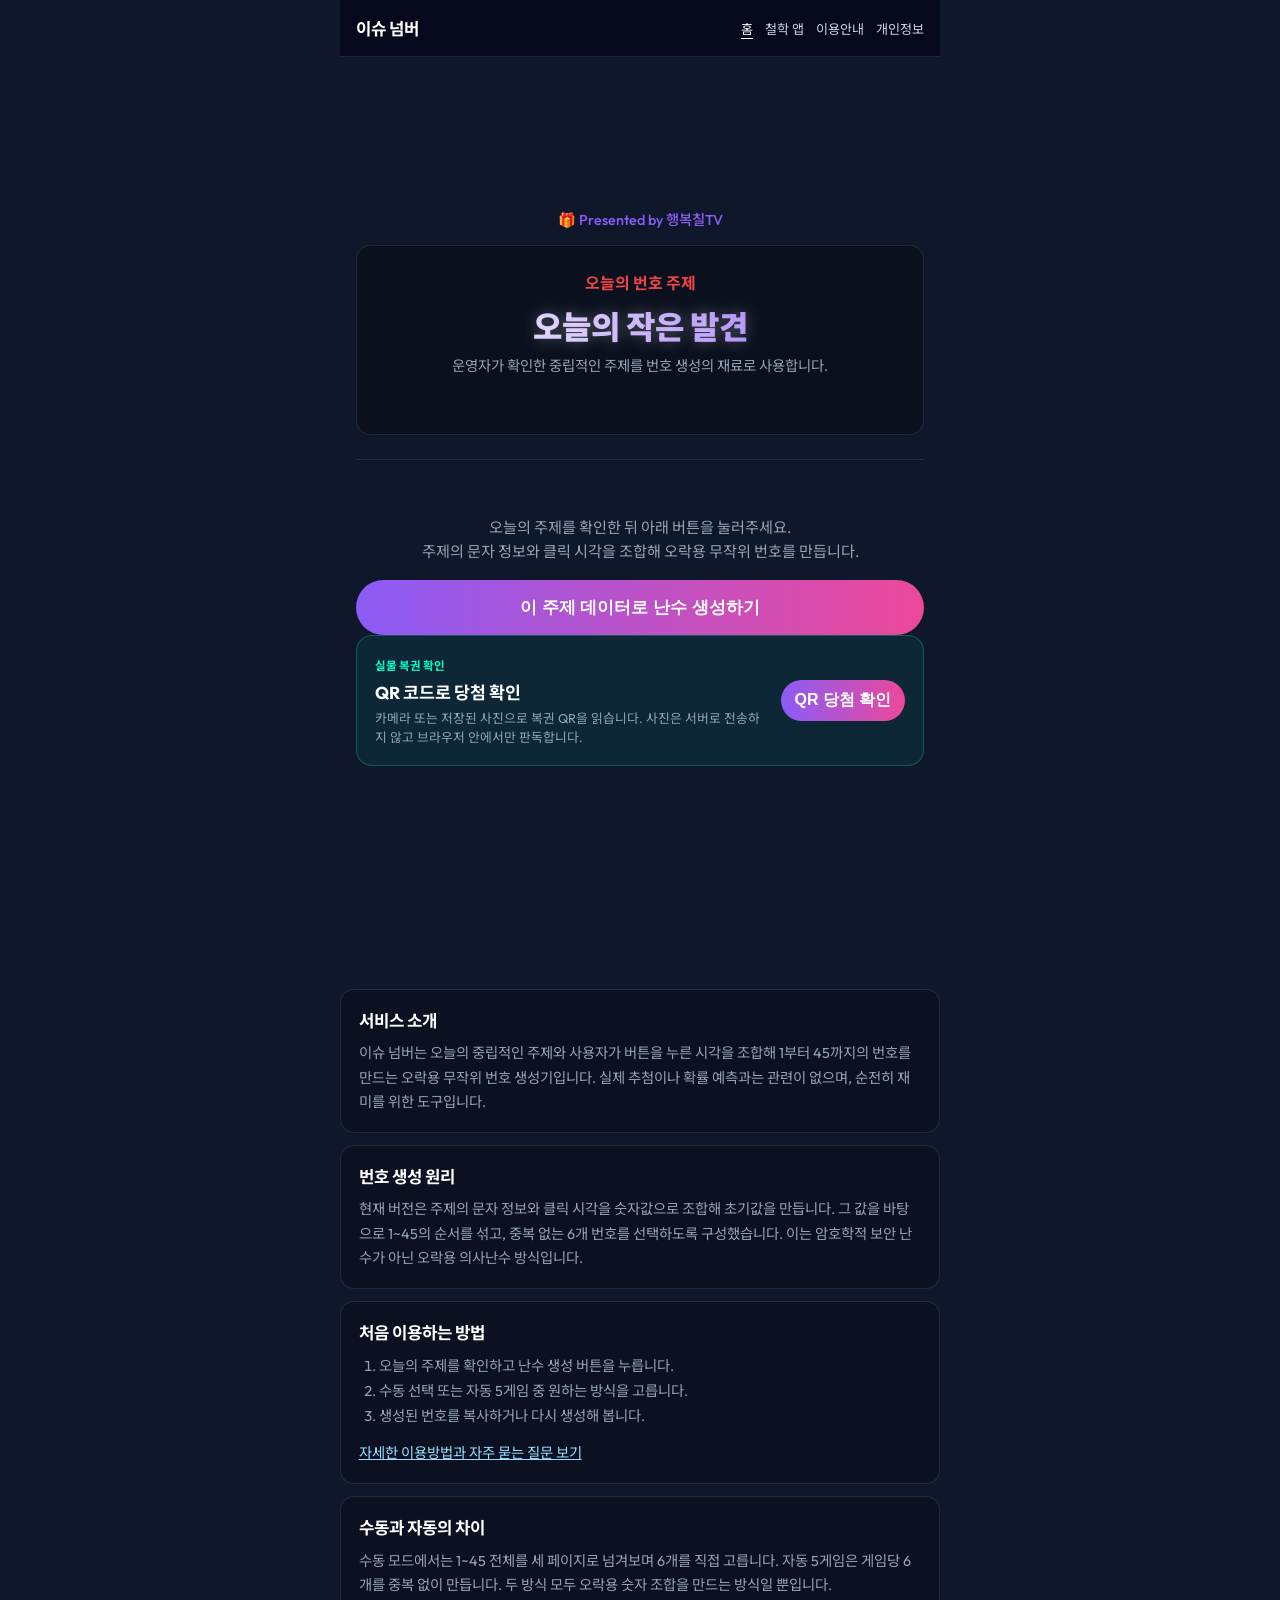
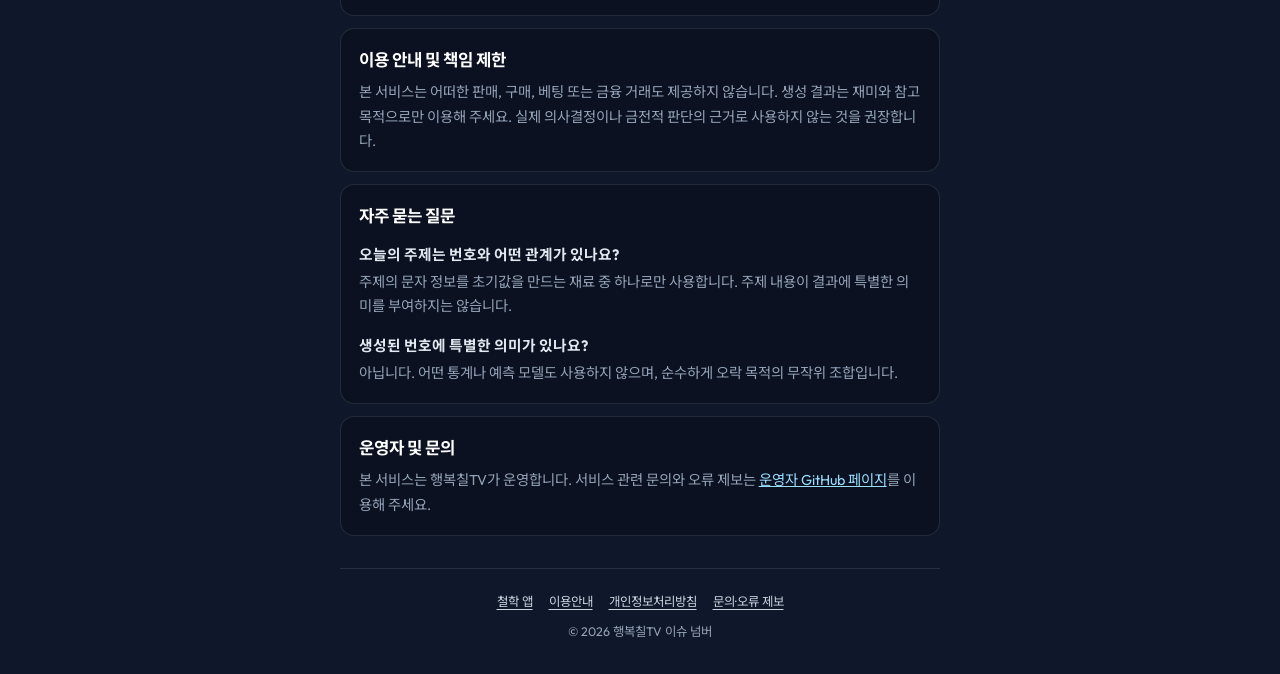
<file: index.html>
<!DOCTYPE html>
<html lang="ko">
<head>
    <meta charset="UTF-8">
    <meta name="viewport" content="width=device-width, initial-scale=1.0">
    <title>이슈 넘버 - 오늘의 주제와 시간으로 만드는 오락용 번호 생성기</title>
    <meta name="description" content="오늘의 주제와 버튼을 누른 시간을 조합해 1~45 범위의 무작위 번호를 만드는 오락용 숫자 생성기입니다.">
    <link rel="canonical" href="https://vokim2503.github.io/">
    <meta name="robots" content="index, follow">
    <meta name="google-adsense-account" content="ca-pub-5598414628909120">
    <link rel="stylesheet" href="style.css?v=38">
    <link href="https://fonts.googleapis.com/css2?family=Outfit:wght@300;500;700&amp;family=Noto+Sans+KR:wght@300;500;700&amp;display=swap" rel="stylesheet">

    <meta property="og:title" content="이슈 넘버 - 오락용 무작위 번호 생성기">
    <meta property="og:description" content="오늘의 주제와 클릭 시각을 조합한 무작위 번호를 만들어보세요. 재미로 즐기는 숫자 생성 도구입니다.">
    <meta property="og:image" content="https://vokim2503.github.io/icon-512.png">
    <meta property="og:url" content="https://vokim2503.github.io/">
    <meta property="og:type" content="website">

    <link rel="manifest" href="manifest.json">
    <meta name="theme-color" content="#1a1a20">
    <link rel="apple-touch-icon" href="icon-192.png">

    <!-- 익명 방문 통계 -->
    <script async src="https://www.googletagmanager.com/gtag/js?id=G-P1E5ZKLTHN"></script>
    <script>
      window.dataLayer = window.dataLayer || [];
      function gtag(){dataLayer.push(arguments);}
      gtag('js', new Date());
      gtag('config', 'G-P1E5ZKLTHN');
    </script>

    <!-- AdSense 사이트 연결 코드: 승인 전에는 빈 광고 자리를 표시하지 않음 -->
    <script async src="https://pagead2.googlesyndication.com/pagead/js/adsbygoogle.js?client=ca-pub-5598414628909120" crossorigin="anonymous"></script>
</head>
<body class="theme-default">
    <div id="app">
        <header class="site-header">
            <a class="site-brand" href="./" aria-label="이슈 넘버 홈으로">이슈 넘버</a>
            <nav class="site-nav" aria-label="주요 메뉴">
                <a href="./" aria-current="page">홈</a>
                <a href="philosophy-V1/">철학 앱</a>
                <a href="guide.html">이용안내</a>
                <a href="privacy.html">개인정보</a>
            </nav>
        </header>

        <main>
            <section id="stage-0" class="stage active">
                <div class="presented-by">🎁 Presented by 행복칠TV</div>

                <div class="trend-container">
                    <p class="trend-label">오늘의 번호 주제</p>
                    <h1 class="title trend-keyword" id="live-trend-keyword">오늘의 작은 발견</h1>
                    <p class="subtitle trend-desc">운영자가 확인한 중립적인 주제를 번호 생성의 재료로 사용합니다.</p>
                </div>

                <hr class="divider">

                <div class="action-container" id="calc-action-container">
                    <p>
                        오늘의 주제를 확인한 뒤 아래 버튼을 눌러주세요.<br>
                        주제의 문자 정보와 클릭 시각을 조합해 오락용 무작위 번호를 만듭니다.
                    </p>
                    <button id="btn-start-calc" class="btn primary" type="button">이 주제 데이터로 난수 생성하기</button>
                </div>

                <div id="integrated-terminal" class="integrated-terminal" style="display:none;">
                    <p class="subtitle terminal-intro">주제의 문자 값과 클릭 시각을 계산해 초기 난수값을 만듭니다.</p>
                    <div class="terminal-container" id="terminal-ui">
                        <div class="term-line">&gt; 주제 데이터 확인 중...</div>
                        <div class="term-line" id="term-news-title" style="display:none;"></div>
                        <div class="term-line" id="term-news-length" style="display:none;"></div>
                        <div class="term-line" id="term-time-sync" style="display:none;">&gt; 클릭 시각 확인 중...</div>
                        <div class="term-line" id="term-click-time" style="display:none;"></div>
                        <div class="term-line" id="term-calc-start" style="display:none;">&gt; 문자 값과 시각 조합 중...</div>
                        <div class="term-line highlight-text" id="term-final-seed" style="display:none;"></div>
                    </div>
                    <div class="action-buttons" id="stage1-action" style="display:none;">
                        <button id="btn-to-catch" class="btn primary" type="button">이 난수로 번호 만들기</button>
                    </div>
                </div>

                <section class="qr-check-card" aria-label="복권 QR 당첨 확인">
                    <div>
                        <span class="latest-badge">실물 복권 확인</span>
                        <h2>QR 코드로 당첨 확인</h2>
                        <p>카메라 또는 저장된 사진으로 복권 QR을 읽습니다. 사진은 서버로 전송하지 않고 브라우저 안에서만 판독합니다.</p>
                    </div>
                    <button id="btn-open-qr" class="btn primary" type="button">QR 당첨 확인</button>
                </section>

            </section>

            <section id="stage-2" class="stage">
                <h1 class="title">번호 선택</h1>
                <p class="subtitle">섞인 1~45 번호에서 원하는 방식을 선택하세요.</p>

                <div class="selection-mode-tabs" role="tablist" aria-label="번호 생성 방식">
                    <button id="btn-mode-manual" class="mode-tab active" type="button" role="tab" aria-selected="true" aria-controls="manual-selection-panel">수동 선택</button>
                    <button id="btn-mode-auto" class="mode-tab" type="button" role="tab" aria-selected="false" aria-controls="auto-selection-panel">자동 5게임</button>
                </div>

                <div id="manual-selection-panel" class="selection-panel active" role="tabpanel" aria-labelledby="btn-mode-manual">
                    <div class="manual-view-toggle">
                        <button id="btn-view-blind" class="view-toggle active" type="button">직관 모드 · 숫자 숨김</button>
                        <button id="btn-view-number" class="view-toggle" type="button">번호 모드 · 숫자 표시</button>
                    </div>
                    <div class="number-page-guide">
                        <button id="btn-page-prev" class="page-nav-btn" type="button" aria-label="이전 번호 페이지">‹</button>
                        <span id="number-page-indicator">1 / 3</span>
                        <button id="btn-page-next" class="page-nav-btn" type="button" aria-label="다음 번호 페이지">›</button>
                    </div>
                    <div id="orb-field" class="blind-view" aria-label="1부터 45까지 번호 선택"></div>
                    <div class="selection-slots" aria-label="선택한 6개 번호">
                        <div class="slot" data-index="0"></div><div class="slot" data-index="1"></div><div class="slot" data-index="2"></div>
                        <div class="slot" data-index="3"></div><div class="slot" data-index="4"></div><div class="slot" data-index="5"></div>
                    </div>
                </div>

                <div id="auto-selection-panel" class="selection-panel" role="tabpanel" aria-labelledby="btn-mode-auto">
                    <p class="auto-description">처음 생성된 초기값을 바탕으로 5게임을 만듭니다.</p>
                    <div id="auto-games"></div>
                    <div class="auto-actions">
                        <button id="btn-auto-regenerate" class="btn secondary" type="button">5게임 다시 생성</button>
                        <button id="btn-auto-copy" class="btn primary" type="button">전체 복사</button>
                    </div>
                </div>
                <p class="lotto-disclaimer">본 서비스는 순수 오락용 무작위 번호 생성기입니다.</p>
            </section>

            <section id="stage-3" class="stage">
                <h1 class="title glow-text-intense">생성된 번호</h1>
                <p class="subtitle" id="result-message">오락용 무작위 번호 생성이 완료됐습니다.</p>
                <div class="result-container" id="result-numbers"></div>
                <div class="action-buttons">
                    <button id="btn-copy" class="btn primary" type="button">번호 복사하기</button>
                    <button id="btn-retry" class="btn secondary" type="button">처음으로</button>
                </div>
                <p class="result-caution">생성 번호는 오락용이며 실제 결정이나 확률 예측에 사용하지 마세요.</p>
            </section>

            <div id="service-info" class="service-info" aria-label="이슈 넘버 서비스 안내">
                <article class="info-card">
                    <h2>서비스 소개</h2>
                    <p>이슈 넘버는 오늘의 중립적인 주제와 사용자가 버튼을 누른 시각을 조합해 1부터 45까지의 번호를 만드는 오락용 무작위 번호 생성기입니다. 실제 추첨이나 확률 예측과는 관련이 없으며, 순전히 재미를 위한 도구입니다.</p>
                </article>
                <article class="info-card">
                    <h2>번호 생성 원리</h2>
                    <p>현재 버전은 주제의 문자 정보와 클릭 시각을 숫자값으로 조합해 초기값을 만듭니다. 그 값을 바탕으로 1~45의 순서를 섞고, 중복 없는 6개 번호를 선택하도록 구성했습니다. 이는 암호학적 보안 난수가 아닌 오락용 의사난수 방식입니다.</p>
                </article>
                <article class="info-card">
                    <h2>처음 이용하는 방법</h2>
                    <ol>
                        <li>오늘의 주제를 확인하고 난수 생성 버튼을 누릅니다.</li>
                        <li>수동 선택 또는 자동 5게임 중 원하는 방식을 고릅니다.</li>
                        <li>생성된 번호를 복사하거나 다시 생성해 봅니다.</li>
                    </ol>
                    <p class="card-link"><a href="guide.html">자세한 이용방법과 자주 묻는 질문 보기</a></p>
                </article>
                <article class="info-card">
                    <h2>수동과 자동의 차이</h2>
                    <p>수동 모드에서는 1~45 전체를 세 페이지로 넘겨보며 6개를 직접 고릅니다. 자동 5게임은 게임당 6개를 중복 없이 만듭니다. 두 방식 모두 오락용 숫자 조합을 만드는 방식일 뿐입니다.</p>
                </article>
                <article class="info-card">
                    <h2>이용 안내 및 책임 제한</h2>
                    <p>본 서비스는 어떠한 판매, 구매, 베팅 또는 금융 거래도 제공하지 않습니다. 생성 결과는 재미와 참고 목적으로만 이용해 주세요. 실제 의사결정이나 금전적 판단의 근거로 사용하지 않는 것을 권장합니다.</p>
                </article>
                <article class="info-card">
                    <h2>자주 묻는 질문</h2>
                    <h3>오늘의 주제는 번호와 어떤 관계가 있나요?</h3>
                    <p>주제의 문자 정보를 초기값을 만드는 재료 중 하나로만 사용합니다. 주제 내용이 결과에 특별한 의미를 부여하지는 않습니다.</p>
                    <h3>생성된 번호에 특별한 의미가 있나요?</h3>
                    <p>아닙니다. 어떤 통계나 예측 모델도 사용하지 않으며, 순수하게 오락 목적의 무작위 조합입니다.</p>
                </article>
                <article class="info-card">
                    <h2>운영자 및 문의</h2>
                    <p>본 서비스는 행복칠TV가 운영합니다. 서비스 관련 문의와 오류 제보는 <a href="https://github.com/Vokim2503" target="_blank" rel="noopener noreferrer">운영자 GitHub 페이지</a>를 이용해 주세요.</p>
                </article>
            </div>

            <div id="qr-modal" class="qr-modal" role="dialog" aria-modal="true" aria-labelledby="qr-modal-title" aria-hidden="true">
                <div class="qr-modal-content">
                    <h2 id="qr-modal-title">QR 당첨 확인</h2>
                    <p class="qr-permission-guide">카메라 또는 저장된 복권 사진을 선택하세요. 촬영 영상과 사진은 서버에 저장하거나 전송하지 않고 이 브라우저 안에서만 판독합니다.</p>
                    <div class="qr-source-actions">
                        <button id="btn-qr-camera" class="btn primary" type="button">카메라로 확인</button>
                        <label class="btn secondary qr-file-label" for="qr-file-input">사진으로 확인</label>
                        <input id="qr-camera-input" type="file" accept="image/*" capture="environment" hidden>
                        <input id="qr-file-input" type="file" accept="image/*" hidden>
                    </div>
                    <div id="qr-reader" aria-label="QR 카메라 화면"></div>
                    <div id="qr-status" class="qr-status" aria-live="polite"></div>
                    <div id="qr-ticket-result" class="qr-ticket-result" aria-live="polite"></div>
                    <button id="btn-open-qr-result" class="btn primary" type="button" hidden>동행복권 공식 결과 열기</button>
                    <button id="btn-close-qr" class="btn secondary" type="button">닫기</button>
                </div>
            </div>
        </main>

        <footer class="site-footer">
            <nav aria-label="하단 메뉴">
                <a href="philosophy-V1/">철학 앱</a>
                <a href="guide.html">이용안내</a>
                <a href="privacy.html">개인정보처리방침</a>
                <a href="https://github.com/Vokim2503" target="_blank" rel="noopener noreferrer">문의·오류 제보</a>
            </nav>
            <p>© 2026 행복칠TV 이슈 넘버</p>
        </footer>
    </div>

    <script src="qr-core.js?v=39"></script>
    <script src="main.js?v=39"></script>
    <script>
      if ('serviceWorker' in navigator) {
        window.addEventListener('load', () => {
          navigator.serviceWorker.register('/sw.js').then(() => {
            console.log('ServiceWorker registration successful');
          }, err => {
            console.log('ServiceWorker registration failed: ', err);
          });
        });
      }
    </script>
</body>
</html>
</file>
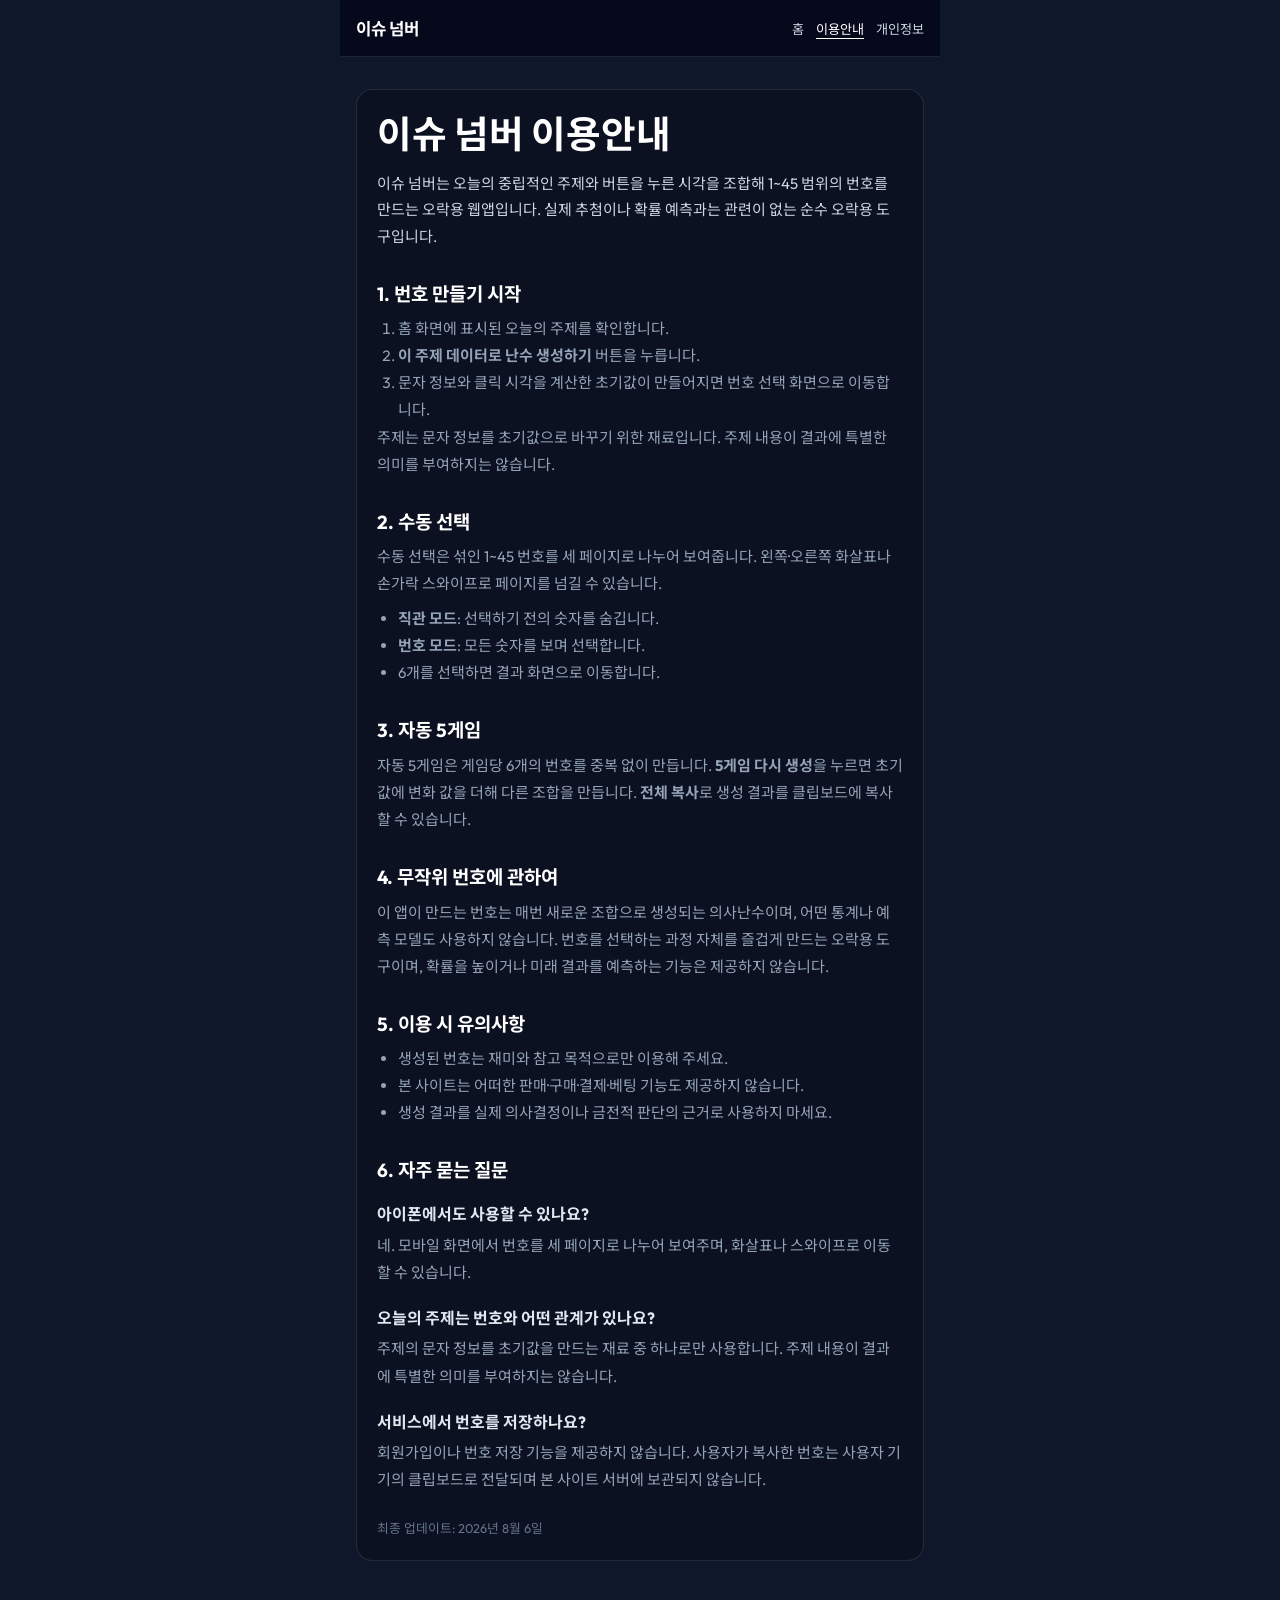
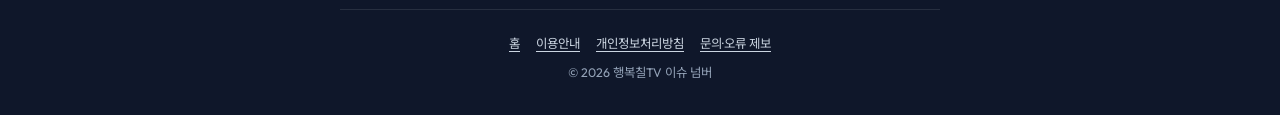
<file: guide.html>
<!DOCTYPE html>
<html lang="ko">
<head>
    <meta charset="UTF-8">
    <meta name="viewport" content="width=device-width, initial-scale=1.0">
    <title>이용안내 - 이슈 넘버</title>
    <meta name="description" content="이슈 넘버의 수동 선택, 자동 5게임, 무작위 번호 생성 원리와 이용 방법을 안내합니다.">
    <link rel="canonical" href="https://vokim2503.github.io/guide.html">
    <meta name="robots" content="index, follow">
    <link rel="stylesheet" href="style.css?v=38">
    <link href="https://fonts.googleapis.com/css2?family=Outfit:wght@300;500;700&amp;family=Noto+Sans+KR:wght@300;500;700&amp;display=swap" rel="stylesheet">
</head>
<body>
    <div id="app">
        <header class="site-header">
            <a class="site-brand" href="./">이슈 넘버</a>
            <nav class="site-nav" aria-label="주요 메뉴">
                <a href="./">홈</a>
                <a href="guide.html" aria-current="page">이용안내</a>
                <a href="privacy.html">개인정보</a>
            </nav>
        </header>

        <main class="standalone-page">
            <article>
                <h1>이슈 넘버 이용안내</h1>
                <p class="page-lead">이슈 넘버는 오늘의 중립적인 주제와 버튼을 누른 시각을 조합해 1~45 범위의 번호를 만드는 오락용 웹앱입니다. 실제 추첨이나 확률 예측과는 관련이 없는 순수 오락용 도구입니다.</p>

                <h2>1. 번호 만들기 시작</h2>
                <ol>
                    <li>홈 화면에 표시된 오늘의 주제를 확인합니다.</li>
                    <li><strong>이 주제 데이터로 난수 생성하기</strong> 버튼을 누릅니다.</li>
                    <li>문자 정보와 클릭 시각을 계산한 초기값이 만들어지면 번호 선택 화면으로 이동합니다.</li>
                </ol>
                <p>주제는 문자 정보를 초기값으로 바꾸기 위한 재료입니다. 주제 내용이 결과에 특별한 의미를 부여하지는 않습니다.</p>

                <h2>2. 수동 선택</h2>
                <p>수동 선택은 섞인 1~45 번호를 세 페이지로 나누어 보여줍니다. 왼쪽·오른쪽 화살표나 손가락 스와이프로 페이지를 넘길 수 있습니다.</p>
                <ul>
                    <li><strong>직관 모드</strong>: 선택하기 전의 숫자를 숨깁니다.</li>
                    <li><strong>번호 모드</strong>: 모든 숫자를 보며 선택합니다.</li>
                    <li>6개를 선택하면 결과 화면으로 이동합니다.</li>
                </ul>

                <h2>3. 자동 5게임</h2>
                <p>자동 5게임은 게임당 6개의 번호를 중복 없이 만듭니다. <strong>5게임 다시 생성</strong>을 누르면 초기값에 변화 값을 더해 다른 조합을 만듭니다. <strong>전체 복사</strong>로 생성 결과를 클립보드에 복사할 수 있습니다.</p>

                <h2>4. 무작위 번호에 관하여</h2>
                <p>이 앱이 만드는 번호는 매번 새로운 조합으로 생성되는 의사난수이며, 어떤 통계나 예측 모델도 사용하지 않습니다. 번호를 선택하는 과정 자체를 즐겁게 만드는 오락용 도구이며, 확률을 높이거나 미래 결과를 예측하는 기능은 제공하지 않습니다.</p>

                <h2>5. 이용 시 유의사항</h2>
                <ul>
                    <li>생성된 번호는 재미와 참고 목적으로만 이용해 주세요.</li>
                    <li>본 사이트는 어떠한 판매·구매·결제·베팅 기능도 제공하지 않습니다.</li>
                    <li>생성 결과를 실제 의사결정이나 금전적 판단의 근거로 사용하지 마세요.</li>
                </ul>

                <h2>6. 자주 묻는 질문</h2>
                <h3>아이폰에서도 사용할 수 있나요?</h3>
                <p>네. 모바일 화면에서 번호를 세 페이지로 나누어 보여주며, 화살표나 스와이프로 이동할 수 있습니다.</p>
                <h3>오늘의 주제는 번호와 어떤 관계가 있나요?</h3>
                <p>주제의 문자 정보를 초기값을 만드는 재료 중 하나로만 사용합니다. 주제 내용이 결과에 특별한 의미를 부여하지는 않습니다.</p>
                <h3>서비스에서 번호를 저장하나요?</h3>
                <p>회원가입이나 번호 저장 기능을 제공하지 않습니다. 사용자가 복사한 번호는 사용자 기기의 클립보드로 전달되며 본 사이트 서버에 보관되지 않습니다.</p>

                <p class="updated">최종 업데이트: 2026년 8월 6일</p>
            </article>
        </main>

        <footer class="site-footer">
            <nav aria-label="하단 메뉴"><a href="./">홈</a><a href="guide.html">이용안내</a><a href="privacy.html">개인정보처리방침</a><a href="https://github.com/Vokim2503" target="_blank" rel="noopener noreferrer">문의·오류 제보</a></nav>
            <p>© 2026 행복칠TV 이슈 넘버</p>
        </footer>
    </div>
</body>
</html>
</file>
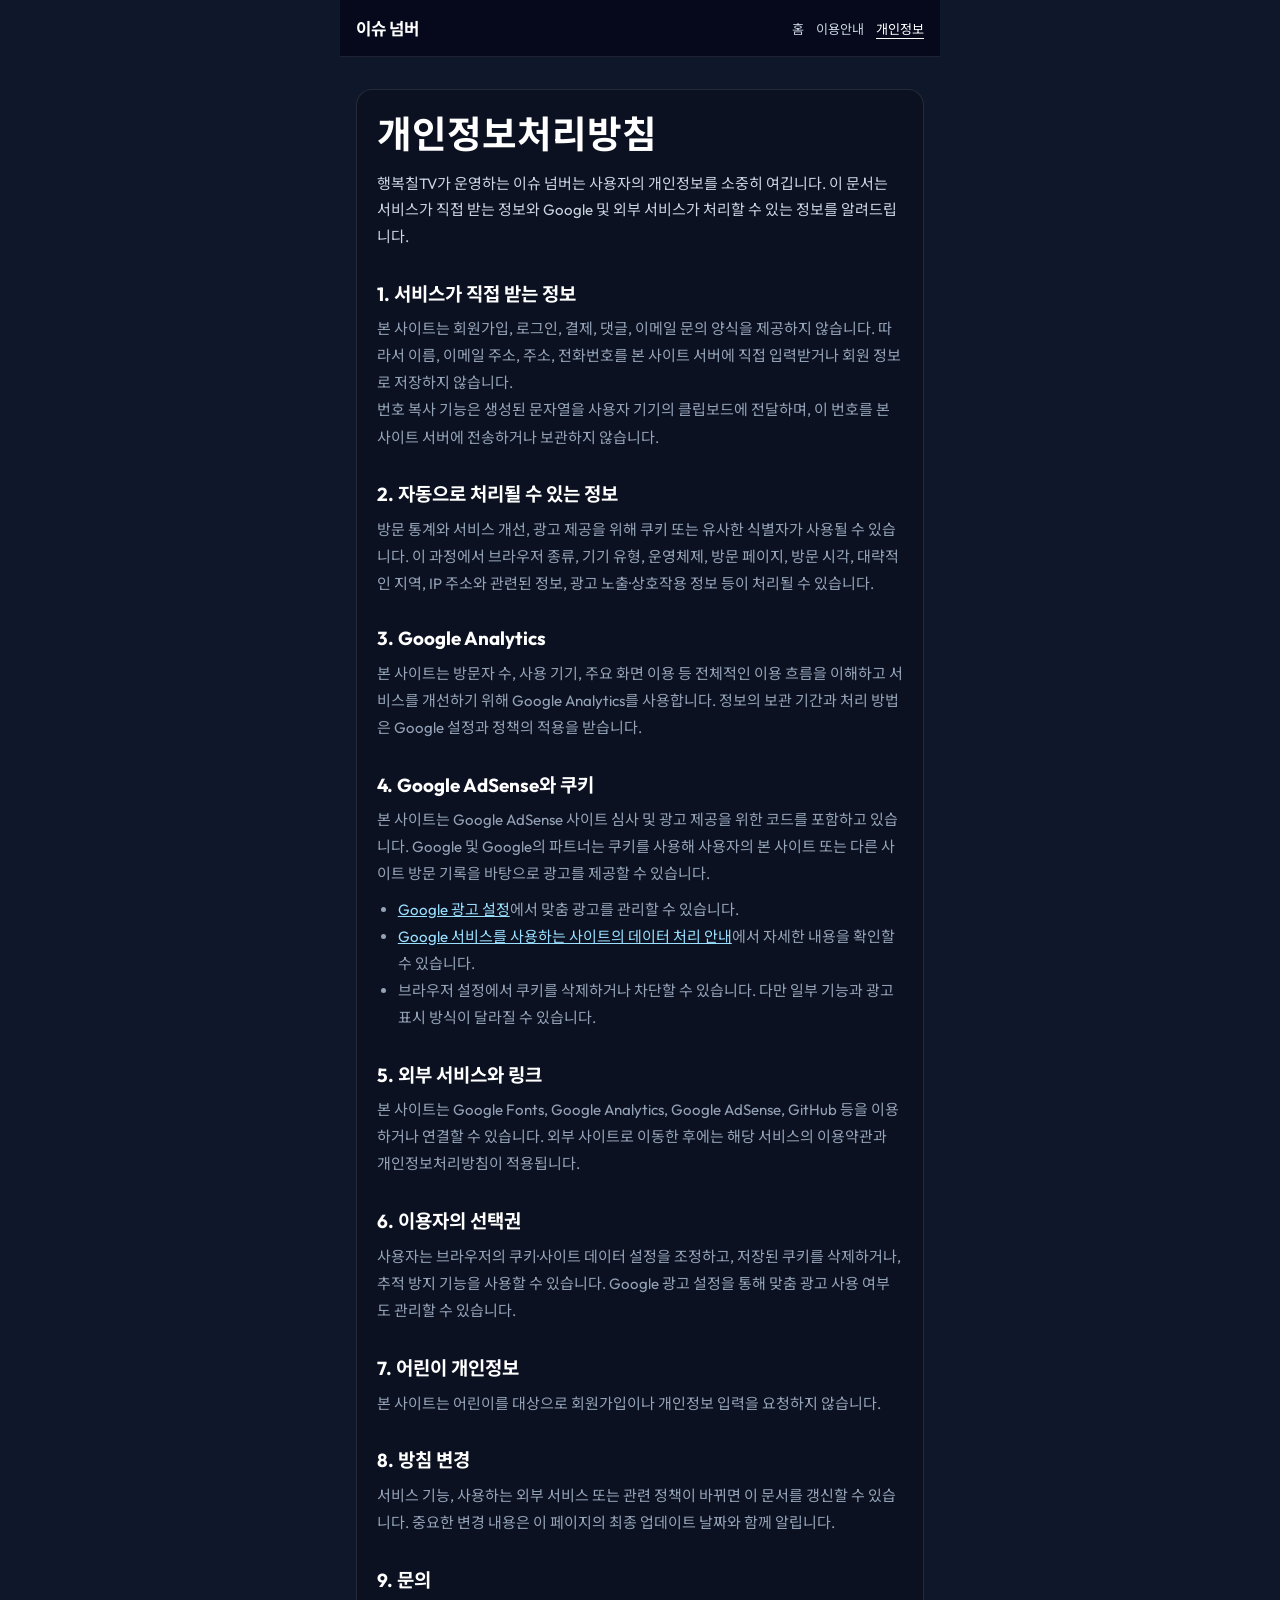
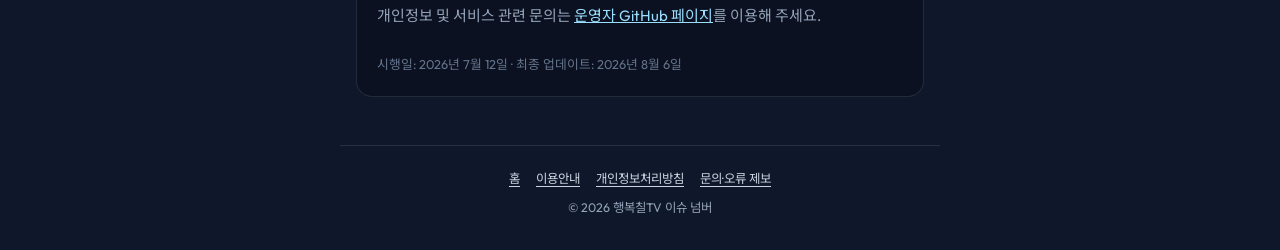
<file: privacy.html>
<!DOCTYPE html>
<html lang="ko">
<head>
    <meta charset="UTF-8">
    <meta name="viewport" content="width=device-width, initial-scale=1.0">
    <title>개인정보처리방침 - 이슈 넘버</title>
    <meta name="description" content="이슈 넘버의 개인정보, 쿠키, Google Analytics, Google AdSense 및 외부 서비스 이용 방침입니다.">
    <link rel="canonical" href="https://vokim2503.github.io/privacy.html">
    <meta name="robots" content="index, follow">
    <link rel="stylesheet" href="style.css?v=38">
    <link href="https://fonts.googleapis.com/css2?family=Outfit:wght@300;500;700&amp;family=Noto+Sans+KR:wght@300;500;700&amp;display=swap" rel="stylesheet">
</head>
<body>
    <div id="app">
        <header class="site-header">
            <a class="site-brand" href="./">이슈 넘버</a>
            <nav class="site-nav" aria-label="주요 메뉴">
                <a href="./">홈</a>
                <a href="guide.html">이용안내</a>
                <a href="privacy.html" aria-current="page">개인정보</a>
            </nav>
        </header>

        <main class="standalone-page">
            <article>
                <h1>개인정보처리방침</h1>
                <p class="page-lead">행복칠TV가 운영하는 이슈 넘버는 사용자의 개인정보를 소중히 여깁니다. 이 문서는 서비스가 직접 받는 정보와 Google 및 외부 서비스가 처리할 수 있는 정보를 알려드립니다.</p>

                <h2>1. 서비스가 직접 받는 정보</h2>
                <p>본 사이트는 회원가입, 로그인, 결제, 댓글, 이메일 문의 양식을 제공하지 않습니다. 따라서 이름, 이메일 주소, 주소, 전화번호를 본 사이트 서버에 직접 입력받거나 회원 정보로 저장하지 않습니다.</p>
                <p>번호 복사 기능은 생성된 문자열을 사용자 기기의 클립보드에 전달하며, 이 번호를 본 사이트 서버에 전송하거나 보관하지 않습니다.</p>

                <h2>2. 자동으로 처리될 수 있는 정보</h2>
                <p>방문 통계와 서비스 개선, 광고 제공을 위해 쿠키 또는 유사한 식별자가 사용될 수 있습니다. 이 과정에서 브라우저 종류, 기기 유형, 운영체제, 방문 페이지, 방문 시각, 대략적인 지역, IP 주소와 관련된 정보, 광고 노출·상호작용 정보 등이 처리될 수 있습니다.</p>

                <h2>3. Google Analytics</h2>
                <p>본 사이트는 방문자 수, 사용 기기, 주요 화면 이용 등 전체적인 이용 흐름을 이해하고 서비스를 개선하기 위해 Google Analytics를 사용합니다. 정보의 보관 기간과 처리 방법은 Google 설정과 정책의 적용을 받습니다.</p>

                <h2>4. Google AdSense와 쿠키</h2>
                <p>본 사이트는 Google AdSense 사이트 심사 및 광고 제공을 위한 코드를 포함하고 있습니다. Google 및 Google의 파트너는 쿠키를 사용해 사용자의 본 사이트 또는 다른 사이트 방문 기록을 바탕으로 광고를 제공할 수 있습니다.</p>
                <ul>
                    <li><a href="https://adssettings.google.com/" target="_blank" rel="noopener noreferrer">Google 광고 설정</a>에서 맞춤 광고를 관리할 수 있습니다.</li>
                    <li><a href="https://policies.google.com/technologies/partner-sites" target="_blank" rel="noopener noreferrer">Google 서비스를 사용하는 사이트의 데이터 처리 안내</a>에서 자세한 내용을 확인할 수 있습니다.</li>
                    <li>브라우저 설정에서 쿠키를 삭제하거나 차단할 수 있습니다. 다만 일부 기능과 광고 표시 방식이 달라질 수 있습니다.</li>
                </ul>

                <h2>5. 외부 서비스와 링크</h2>
                <p>본 사이트는 Google Fonts, Google Analytics, Google AdSense, GitHub 등을 이용하거나 연결할 수 있습니다. 외부 사이트로 이동한 후에는 해당 서비스의 이용약관과 개인정보처리방침이 적용됩니다.</p>

                <h2>6. 이용자의 선택권</h2>
                <p>사용자는 브라우저의 쿠키·사이트 데이터 설정을 조정하고, 저장된 쿠키를 삭제하거나, 추적 방지 기능을 사용할 수 있습니다. Google 광고 설정을 통해 맞춤 광고 사용 여부도 관리할 수 있습니다.</p>

                <h2>7. 어린이 개인정보</h2>
                <p>본 사이트는 어린이를 대상으로 회원가입이나 개인정보 입력을 요청하지 않습니다.</p>

                <h2>8. 방침 변경</h2>
                <p>서비스 기능, 사용하는 외부 서비스 또는 관련 정책이 바뀌면 이 문서를 갱신할 수 있습니다. 중요한 변경 내용은 이 페이지의 최종 업데이트 날짜와 함께 알립니다.</p>

                <h2>9. 문의</h2>
                <p>개인정보 및 서비스 관련 문의는 <a href="https://github.com/Vokim2503" target="_blank" rel="noopener noreferrer">운영자 GitHub 페이지</a>를 이용해 주세요.</p>

                <p class="updated">시행일: 2026년 7월 12일 · 최종 업데이트: 2026년 8월 6일</p>
            </article>
        </main>

        <footer class="site-footer">
            <nav aria-label="하단 메뉴"><a href="./">홈</a><a href="guide.html">이용안내</a><a href="privacy.html">개인정보처리방침</a><a href="https://github.com/Vokim2503" target="_blank" rel="noopener noreferrer">문의·오류 제보</a></nav>
            <p>© 2026 행복칠TV 이슈 넘버</p>
        </footer>
    </div>
</body>
</html>
</file>
<file: style.css>
:root {
    --bg-dark: #0f172a;
    --bg-darker: #020617;
    --primary-glow: #8b5cf6;
    --secondary-glow: #ec4899;
    --text-main: #f8fafc;
    --text-muted: #94a3b8;
}

/* 테마별 색상 변수 오버라이드 (새로운 해시태그 테마) */
body.theme-money {
    --bg-dark: #3f2e08;
    --bg-darker: #1a1303;
    --primary-glow: #fbbf24;
    --secondary-glow: #f59e0b;
}
body.theme-quit {
    --bg-dark: #450a0a;
    --bg-darker: #170303;
    --primary-glow: #ef4444;
    --secondary-glow: #dc2626;
}
body.theme-healing {
    --bg-dark: #064e3b;
    --bg-darker: #022c22;
    --primary-glow: #10b981;
    --secondary-glow: #059669;
}
body.theme-nothing {
    --bg-dark: #1e293b;
    --bg-darker: #0f172a;
    --primary-glow: #94a3b8;
    --secondary-glow: #cbd5e1;
}

* { box-sizing: border-box; margin: 0; padding: 0; }

html, body {
    margin: 0;
    padding: 0;
    width: 100%;
    background-color: var(--bg-dark);
    color: var(--text-main);
    font-family: 'Outfit', 'Noto Sans KR', sans-serif;
    overflow-x: hidden; /* 가로 스크롤만 방지 */
    scroll-behavior: smooth; /* 최신 브라우저용 부드러운 스크롤 */
}

/* --- 공통 레이아웃 --- */
#app {
    width: 100%;
    max-width: 600px;
    min-height: 100vh;
    min-height: 100svh;
    display: flex;
    flex-direction: column;
    position: relative; /* 하단 푸터 겹침 방지 복원 */
    margin: 0 auto; /* 중앙 정렬 복원 */
}

main { width: 100%; }

.site-header {
    width: 100%; display: flex; justify-content: space-between; align-items: center;
    gap: 14px; padding: 16px; border-bottom: 1px solid rgba(255,255,255,0.1);
    background: rgba(2,6,23,0.76);
}
.site-brand { color: #fff; text-decoration: none; font-size: 1.05rem; font-weight: 700; white-space: nowrap; }
.site-nav { display: flex; align-items: center; justify-content: flex-end; gap: 12px; }
.site-nav a { color: #cbd5e1; text-decoration: none; font-size: 0.82rem; }
.site-nav a:hover, .site-nav a:focus-visible, .site-nav a[aria-current="page"] { color: #fff; text-decoration: underline; text-underline-offset: 4px; }
.presented-by { margin-bottom: 1rem; color: var(--primary-glow); font-size: 0.9rem; font-weight: 500; text-align: center; }
.action-container { width: 100%; margin-top: 2rem; text-align: center; }
.action-container p { margin-bottom: 1rem; color: var(--text-muted); font-size: 0.95rem; line-height: 1.6; }
.action-container .btn { width: 100%; padding: 1rem 1.5rem; font-size: 1.05rem; }
.integrated-terminal { width: 100%; margin-top: 1.5rem; }
.terminal-intro { margin-bottom: 0.5rem; }
.integrated-terminal .terminal-container { margin-top: 0; }
.integrated-terminal #stage1-action { margin-top: 1.5rem; }
.integrated-terminal #stage1-action .btn { width: 100%; }

.stage {
    display: none; 
    width: 100%; 
    min-height: 100vh;
    min-height: 100svh;
    flex-direction: column;
    align-items: center;
    justify-content: center; /* 맥에서 상단으로 쏠리는 현상 방지용 중앙 정렬 복구 */
    padding: 2rem 1rem 3rem;
    box-sizing: border-box; /* 패딩 포함 크기 계산 (스크롤 넘침 방지) */
}

@keyframes stageFadeIn {
    from { opacity: 0; transform: translateY(10px); }
    to { opacity: 1; transform: translateY(0); }
}

.stage.active {
    display: flex; 
}

/* 타이틀 */
.title {
    font-size: 2.5rem; font-weight: 700;
    margin-bottom: 0.5rem; text-align: center;
    background: linear-gradient(to right, #fff, var(--primary-glow));
    -webkit-background-clip: text;
    -webkit-text-fill-color: transparent;
}
.subtitle {
    font-size: 1rem; color: var(--text-muted);
    text-align: center; margin-bottom: 2rem; line-height: 1.5;
}

/* 트렌드 상단 컨테이너 */
.trend-container {
    text-align: center;
    margin-bottom: 1.5rem;
    padding: 1.5rem;
    background: rgba(0,0,0,0.3);
    border-radius: 15px;
    border: 1px solid rgba(255,255,255,0.1);
    width: 100%;
}
.trend-label {
    font-size: 1rem;
    color: #ef4444; 
    font-weight: 700;
    margin-bottom: 0.5rem;
}
.trend-keyword {
    font-size: 2rem;
    font-weight: 900;
    margin-bottom: 0.5rem;
    color: #fff;
    text-shadow: 0 0 15px rgba(255,255,255,0.3);
}
.trend-desc {
    font-size: 0.9rem;
    color: var(--text-muted);
}
.divider {
    width: 100%;
    border: 0;
    height: 1px;
    background: rgba(255,255,255,0.1);
    margin-bottom: 1.5rem;
}
.mbti-guide {
    text-align: center;
    font-size: 1.1rem;
    font-weight: 700;
    margin-bottom: 1rem;
    color: #e2e8f0;
}

/* 0단계: 테마 선택 버튼 그리드 */
.theme-grid {
    display: flex;
    flex-direction: column;
    gap: 12px;
    width: 100%;
    padding: 0 10px;
}

.mbti-btn {
    background: rgba(255,255,255,0.05);
    border: 1px solid rgba(255,255,255,0.1);
    border-radius: 30px; /* 알약 형태 */
    padding: 15px 25px;
    display: flex;
    flex-direction: row;
    align-items: center;
    justify-content: flex-start;
    cursor: pointer;
    transition: all 0.3s;
    color: white;
}
.mbti-btn:hover {
    background: rgba(255,255,255,0.15);
    transform: translateX(5px);
    border-color: var(--primary-glow);
    box-shadow: 0 5px 15px rgba(0,0,0,0.3);
}
.mbti-btn .icon { font-size: 1.8rem; margin-right: 15px; }
.mbti-btn .theme-name { font-size: 1.2rem; font-weight: 700; }
.mbti-btn .theme-desc { display: none; }

/* 1단계: 동적 인터랙션 영역 */
.interaction-area {
    position: relative;
    width: 100%;
    height: 250px;
    display: flex;
    justify-content: center;
    align-items: center;
    margin-bottom: 2rem;
    perspective: 1000px;
}

/* 테마별 UI 요소들 (JS에서 클래스 추가로 주입) */
/* 우주 구슬 (기본) */
.orb-core {
    width: 120px; height: 120px; border-radius: 50%;
    background: radial-gradient(circle at 30% 30%, #fff, var(--primary-glow));
    box-shadow: 0 0 30px var(--primary-glow);
    cursor: pointer; transition: transform 0.1s;
    touch-action: none; 
}
.orb-core:active, .orb-core.charging { transform: scale(0.95); box-shadow: 0 0 50px var(--secondary-glow); }

/* 새 테마별 상호작용 UI 요소들 */
.gold-coin {
    width: 120px; height: 120px;
    background: linear-gradient(45deg, #f59e0b, #fbbf24, #fcd34d);
    border-radius: 50%;
    display: flex; justify-content: center; align-items: center;
    font-size: 4rem;
    box-shadow: 0 10px 25px rgba(245, 158, 11, 0.5), inset 0 5px 15px rgba(255,255,255,0.8);
    border: 5px solid #b45309;
    cursor: pointer; transition: transform 0.1s;
}
.gold-coin:active { transform: scale(0.9) rotateY(20deg); box-shadow: 0 5px 15px rgba(245, 158, 11, 0.5); }

.resign-letter {
    width: 120px; height: 160px;
    background: white; color: black;
    border-radius: 5px;
    display: flex; justify-content: center; align-items: center;
    font-size: 1.5rem; font-weight: bold;
    box-shadow: 0 5px 15px rgba(255,255,255,0.2);
    border-top: 20px solid #ef4444;
    cursor: pointer; transition: transform 0.1s;
}
.resign-letter:active { transform: scale(0.9) rotate(5deg); }

.healing-aura {
    width: 120px; height: 120px;
    border-radius: 50%;
    display: flex; justify-content: center; align-items: center;
    font-size: 4rem;
    background: radial-gradient(circle at 50% 50%, rgba(16, 185, 129, 0.2), transparent);
    box-shadow: 0 0 30px rgba(16, 185, 129, 0.5);
    cursor: pointer; transition: transform 0.1s;
}
.healing-aura.charging { transform: scale(1.2); box-shadow: 0 0 60px rgba(16, 185, 129, 0.8); }

.tap-hint {
    position: absolute;
    top: 10px;
    font-size: 1.1rem;
    color: #fcd34d;
    font-weight: bold;
    text-shadow: 0 0 10px rgba(0,0,0,0.8);
    pointer-events: none;
}
.pulse-text {
    animation: pulse 1s infinite;
}
@keyframes pulse {
    0%, 100% { opacity: 1; transform: scale(1); }
    50% { opacity: 0.5; transform: scale(1.1); }
}

/* 프로그레스 바 */
.progress-wrapper { width: 80%; display: flex; flex-direction: column; align-items: center; }
.progress-bar-container { width: 100%; height: 8px; background-color: rgba(255,255,255,0.1); border-radius: 4px; overflow: hidden; margin-bottom: 1rem; }
.progress-bar { width: 0%; height: 100%; background: linear-gradient(90deg, var(--primary-glow), var(--secondary-glow)); transition: width 0.1s ease-out; box-shadow: 0 0 10px var(--secondary-glow); }
#energy-text { font-size: 1.5rem; font-weight: 700; }

/* 2단계: 1~45 전체 번호를 넘겨보는 3개 페이지 */
.selection-mode-tabs {
    display: grid; grid-template-columns: 1fr 1fr; width: 100%; gap: 8px;
    margin-bottom: 1rem; padding: 5px; border-radius: 24px; background: rgba(0,0,0,0.25);
}
.mode-tab, .view-toggle {
    border: 0; border-radius: 20px; padding: 10px 12px; color: var(--text-muted);
    background: transparent; font-weight: 700; cursor: pointer;
}
.mode-tab.active, .view-toggle.active {
    color: #fff; background: linear-gradient(90deg, var(--primary-glow), var(--secondary-glow));
    box-shadow: 0 0 12px rgba(139,92,246,0.3);
}
.selection-panel { display: none; width: 100%; }
.selection-panel.active { display: flex; flex-direction: column; align-items: center; }
.manual-view-toggle {
    display: grid; grid-template-columns: 1fr 1fr; width: 100%; gap: 6px;
    margin-bottom: 0.8rem; padding: 4px; border: 1px solid rgba(255,255,255,0.1); border-radius: 22px;
}
.number-page-guide {
    width: 100%; display: flex; justify-content: center; align-items: center;
    gap: 1rem; margin-bottom: 0.8rem; color: var(--text-muted); font-weight: 700;
}
.page-nav-btn {
    width: 42px; height: 36px; border: 1px solid rgba(255,255,255,0.2);
    border-radius: 18px; background: rgba(255,255,255,0.08); color: #fff;
    font-size: 1.5rem; cursor: pointer;
}
.page-nav-btn:disabled { opacity: 0.25; cursor: default; }
#orb-field {
    position: relative; width: 100%; height: min(52vh, 440px); min-height: 350px;
    flex: 0 0 auto; margin-bottom: 1.5rem; overflow: hidden; touch-action: pan-y;
}
.number-pages-track {
    width: 100%; height: 100%; display: flex;
}
.number-page {
    min-width: 100%; height: 100%; display: grid;
    grid-template-columns: repeat(3, 1fr); grid-template-rows: repeat(5, 1fr);
    gap: 12px; padding: 8px 18px; place-items: center;
}
.candidate-orb {
    position: relative; width: 58px; height: 58px; border-radius: 50%;
    background: rgba(255,255,255,0.05); border: 1px solid var(--primary-glow);
    box-shadow: 0 0 15px rgba(0,0,0,0.5);
    display: flex; justify-content: center; align-items: center;
    font-size: 1.2rem; font-weight: 700; color: #fff;
    cursor: pointer; backdrop-filter: none;
    transition: background 0.2s, box-shadow 0.2s, transform 0.15s;
    user-select: none;
    -webkit-user-select: none;
    touch-action: manipulation;
}
.candidate-orb:hover { background: rgba(255,255,255,0.1); transform: scale(1.06); }
.candidate-orb.selected {
    background: var(--primary-glow); color: #fff;
    box-shadow: 0 0 20px var(--primary-glow); pointer-events: none;
}
.blind-view .candidate-orb:not(.selected) { color: transparent; }

.auto-description { color: var(--text-muted); text-align: center; margin: 0.5rem 0 1rem; }
#auto-games { width: 100%; display: flex; flex-direction: column; gap: 10px; }
.auto-game-row {
    display: flex; align-items: center; gap: 10px; width: 100%; padding: 10px;
    border: 1px solid rgba(255,255,255,0.1); border-radius: 14px; background: rgba(0,0,0,0.2);
}
.auto-game-label { width: 48px; flex: 0 0 auto; color: var(--text-muted); font-size: 0.8rem; font-weight: 700; }
.auto-game-balls { flex: 1; display: flex; justify-content: space-between; gap: 5px; }
.auto-ball {
    width: 38px; height: 38px; border-radius: 50%; display: flex; align-items: center; justify-content: center;
    color: #fff; font-weight: 700; font-size: 0.9rem; box-shadow: 0 3px 8px rgba(0,0,0,0.35);
    opacity: 1; transform: translateX(0) scale(1);
    transition: opacity 0.32s ease, transform 0.38s cubic-bezier(0.2, 1.5, 0.45, 1);
}
.auto-ball.waiting { opacity: 0; }
.auto-ball.waiting.from-left { transform: translateX(-22px) scale(0.25); }
.auto-ball.waiting.from-right { transform: translateX(22px) scale(0.25); }
.auto-ball.waiting.show { opacity: 1; transform: translateX(0) scale(1); }
.auto-ball.yellow { background: linear-gradient(135deg, #facc15, #eab308); }
.auto-ball.blue { background: linear-gradient(135deg, #60a5fa, #3b82f6); }
.auto-ball.red { background: linear-gradient(135deg, #f87171, #ef4444); }
.auto-ball.gray { background: linear-gradient(135deg, #9ca3af, #6b7280); }
.auto-ball.green { background: linear-gradient(135deg, #34d399, #10b981); }
.auto-actions { display: flex; gap: 10px; margin-top: 1rem; }
.candidate-orb.selected { animation: selectedNumberPop 0.45s cubic-bezier(0.2, 1.5, 0.45, 1); }
@keyframes selectedNumberPop { 0% { transform: scale(0.7); } 60% { transform: scale(1.2); } 100% { transform: scale(1); } }

.lotto-disclaimer {
    margin-top: 1rem; color: #777; font-size: 0.75rem; line-height: 1.4; text-align: center;
}

/* 슬롯 */
.selection-slots { display: flex; gap: 10px; margin-bottom: 2rem; }
.slot {
    width: 45px; height: 45px; border-radius: 50%;
    border: 2px dashed rgba(255,255,255,0.2);
    display: flex; justify-content: center; align-items: center;
    font-size: 1.2rem; font-weight: 700; transition: all 0.3s;
}
.slot.filled { border-style: solid; border-color: var(--primary-glow); background: rgba(255,255,255,0.1); box-shadow: 0 0 10px var(--primary-glow); }

/* 결과 */
.result-container { display: flex; flex-wrap: wrap; justify-content: center; gap: 15px; margin-top: 2rem; margin-bottom: 3rem; }
.result-orb {
    width: 60px; height: 60px; border-radius: 50%; display: flex; justify-content: center; align-items: center;
    font-size: 1.5rem; font-weight: 700; color: #fff; box-shadow: 0 4px 15px rgba(0,0,0,0.5);
    animation: popIn 0.5s cubic-bezier(0.175, 0.885, 0.32, 1.275) backwards;
}
@keyframes popIn { 0% { transform: scale(0); opacity: 0; } 100% { transform: scale(1); opacity: 1; } }

.action-buttons { display: flex; gap: 15px; margin-bottom: 2rem; }
.btn { padding: 12px 24px; border-radius: 30px; border: none; font-size: 1rem; font-weight: 600; cursor: pointer; transition: transform 0.2s, opacity 0.2s; position: relative; z-index: 1; }
.btn:active { transform: scale(0.95); }
.btn.primary { background: linear-gradient(90deg, var(--primary-glow), var(--secondary-glow)); color: white; }
.btn.secondary { background: rgba(255,255,255,0.1); color: white; border: 1px solid rgba(255,255,255,0.2); }
.btn:hover { opacity: 0.9; }

/* Terminal UI */
.terminal-container {
    background: #0a0a0c;
    border: 1px solid var(--primary-glow);
    border-radius: 8px;
    padding: 1.5rem;
    font-family: 'Courier New', Courier, monospace;
    font-size: 0.9rem;
    text-align: left;
    box-shadow: inset 0 0 10px rgba(0, 0, 0, 0.8);
    margin-top: 1.5rem;
    min-height: 180px;
}
.term-line {
    margin-bottom: 0.5rem;
    opacity: 0;
    animation: fadeInTerm 0.3s forwards;
}
@keyframes fadeInTerm {
    to { opacity: 1; }
}

@media (max-width: 600px) {
    .candidate-orb {
        backdrop-filter: none;
        -webkit-backdrop-filter: none;
    }
}

/* 데스크탑(맥/PC) 전용: 아이폰 주소창 버그와 무관하므로 100vh 완벽 적용하여 중앙 정렬 */
@media (min-width: 600px) {
    #app, .stage {
        min-height: 100vh;
    }
}


/* 애드센스 심사를 위한 서비스 설명 영역 */
.service-info {
    width: 100%; display: grid; gap: 12px; margin: 2rem 0;
}
.info-card {
    padding: 1.1rem; border: 1px solid rgba(255,255,255,0.1); border-radius: 14px;
    background: rgba(0,0,0,0.22); text-align: left;
}
.info-card h2 { margin: 0 0 0.6rem; color: #fff; font-size: 1.05rem; }
.info-card p { margin: 0; color: var(--text-muted); font-size: 0.9rem; line-height: 1.7; }
.info-card h3 { margin: 1rem 0 0.35rem; color: #e2e8f0; font-size: 0.92rem; }
.info-card ol, .info-card ul { margin: 0.4rem 0 0 1.25rem; color: var(--text-muted); font-size: 0.9rem; line-height: 1.75; }
.info-card .card-link { margin-top: 0.75rem; }
.info-card a { color: #9adfff; }

.site-footer {
    width: 100%; padding: 1.4rem 1rem 2rem; border-top: 1px solid rgba(255,255,255,0.1);
    color: #94a3b8; font-size: 0.78rem; line-height: 1.7; text-align: center;
}
.site-footer nav { display: flex; justify-content: center; flex-wrap: wrap; gap: 8px 16px; margin-bottom: 0.5rem; }
.site-footer a { color: #cbd5e1; text-underline-offset: 3px; }

.standalone-page { width: 100%; padding: 2rem 1rem 3rem; }
.standalone-page article { padding: 1.25rem; border: 1px solid rgba(255,255,255,0.1); border-radius: 16px; background: rgba(0,0,0,0.22); text-align: left; }
.standalone-page h1 { margin-bottom: 0.75rem; color: #fff; font-size: clamp(1.75rem, 6vw, 2.35rem); line-height: 1.3; }
.standalone-page .page-lead { margin-bottom: 1.5rem; color: #cbd5e1; line-height: 1.75; }
.standalone-page h2 { margin: 1.8rem 0 0.6rem; color: #fff; font-size: 1.18rem; }
.standalone-page h3 { margin: 1.2rem 0 0.4rem; color: #e2e8f0; font-size: 1rem; }
.standalone-page p, .standalone-page li { color: var(--text-muted); font-size: 0.94rem; line-height: 1.8; }
.standalone-page ul, .standalone-page ol { margin: 0.5rem 0 0 1.3rem; }
.standalone-page a { color: #9adfff; }
.standalone-page .updated { margin-top: 1.5rem; color: #64748b; font-size: 0.8rem; }

@media (max-width: 420px) {
    .site-header { align-items: flex-start; flex-direction: column; gap: 8px; }
    .site-nav { width: 100%; justify-content: space-between; }
    .trend-keyword { font-size: 1.45rem; }
    .auto-game-label { width: 100%; }
    .auto-game-balls { gap: 4px; }
    .auto-ball { width: 32px; height: 32px; font-size: 0.78rem; }
    .selection-slots { gap: 6px; }
    .slot { width: 40px; height: 40px; }
}

@media (prefers-reduced-motion: reduce) {
    html, body { scroll-behavior: auto; }
    *, *::before, *::after { animation-duration: 0.01ms !important; animation-iteration-count: 1 !important; transition-duration: 0.01ms !important; }
}

.result-caution { margin:0; color:#777; font-size:0.72rem; line-height:1.5; text-align:center; }
.latest-badge { color:#00ffcc; font-size:0.72rem; font-weight:700; }

/* QR 당첨 확인: 광고 없이 안내와 판독 기능만 제공 */
.qr-check-card {
    width:100%; display:flex; justify-content:space-between; align-items:center; gap:14px;
    margin:0 0 1.5rem; padding:1.1rem; border:1px solid rgba(0,255,204,.25);
    border-radius:16px; background:rgba(0,255,204,.07); text-align:left;
}
.qr-check-card h2 { margin:5px 0; color:#fff; font-size:1.08rem; }
.qr-check-card p { margin:0; color:var(--text-muted); font-size:.8rem; line-height:1.5; }
.qr-check-card .btn { flex:0 0 auto; padding:10px 14px; }
.qr-modal {
    display:none; position:fixed; inset:0; z-index:10000; padding:18px;
    background:rgba(0,0,0,.86); align-items:center; justify-content:center;
}
.qr-modal-content {
    width:100%; max-width:480px; max-height:90vh; overflow-y:auto; padding:18px;
    border:1px solid var(--primary-glow); border-radius:14px; background:#1e1e24;
}
.qr-modal-content h2 { color:#fff; margin:0 0 10px; }
.qr-permission-guide { color:#bbb; font-size:.85rem; line-height:1.6; margin-bottom:12px; }
.qr-source-actions { display:grid; grid-template-columns:1fr 1fr; gap:10px; }
.qr-source-actions .btn { padding:12px 8px; font-size:.9rem; white-space:nowrap; }
.qr-file-label { display:flex; align-items:center; justify-content:center; cursor:pointer; }
#qr-reader {
    display:none; width:100%; margin-top:12px; background:#111;
    border-radius:10px; overflow:hidden; color:#222;
}
#qr-reader video { width:100% !important; border-radius:10px; }
.qr-status {
    min-height:28px; padding:10px 0; color:#00ffcc;
    font-size:.85rem; line-height:1.5; text-align:center;
}
.qr-status.error { color:#ffb4b4; }
.qr-ticket-result {
    display:none; margin:4px 0 12px; padding:12px; border:1px solid rgba(0,255,204,.28);
    border-radius:12px; background:rgba(0,0,0,.28);
}
.qr-ticket-heading { margin-bottom:10px; color:#fff; font-weight:700; text-align:center; }
.qr-ticket-game {
    display:grid; grid-template-columns:22px 1fr 62px; align-items:center;
    gap:7px; padding:7px 0; border-top:1px solid rgba(255,255,255,.08);
}
.qr-ticket-label { color:#aaa; font-weight:700; }
.qr-ticket-balls { display:flex; justify-content:space-between; gap:3px; }
.qr-ticket-ball {
    position:relative; width:31px; height:31px; border-radius:50%; display:flex;
    align-items:center; justify-content:center; background:#555; color:#fff;
    font-size:.78rem; font-weight:700;
}
.qr-ticket-ball.matched { background:#00a884; box-shadow:0 0 0 3px #8affdf, 0 0 12px rgba(0,255,204,.7); }
.qr-ticket-ball.matched::after {
    content:'✓'; position:absolute; top:-8px; right:-5px; width:16px; height:16px;
    border-radius:50%; background:#fff; color:#008f73; font-size:11px;
    line-height:16px; text-align:center;
}
.qr-ticket-ball.bonus-matched { background:#7c3aed; box-shadow:0 0 0 3px #c4b5fd; }
.qr-ticket-game-result { color:#aaa; font-size:.7rem; text-align:right; }
.qr-ticket-game-result.prize { color:#00ffcc; font-weight:700; }
.qr-ticket-guide { margin:10px 0 0; color:#aaa; font-size:.72rem; line-height:1.5; text-align:center; }
#btn-open-qr-result, #btn-close-qr { width:100%; }
#btn-close-qr { margin-top:10px; }

@media (max-width:480px) {
    .qr-check-card { flex-direction:column; align-items:stretch; }
    .qr-check-card .btn { width:100%; }
}
@media (max-width:380px) {
    .qr-ticket-ball { width:27px; height:27px; font-size:.7rem; }
    .qr-ticket-game { grid-template-columns:18px 1fr 55px; gap:4px; }
}
</file>
